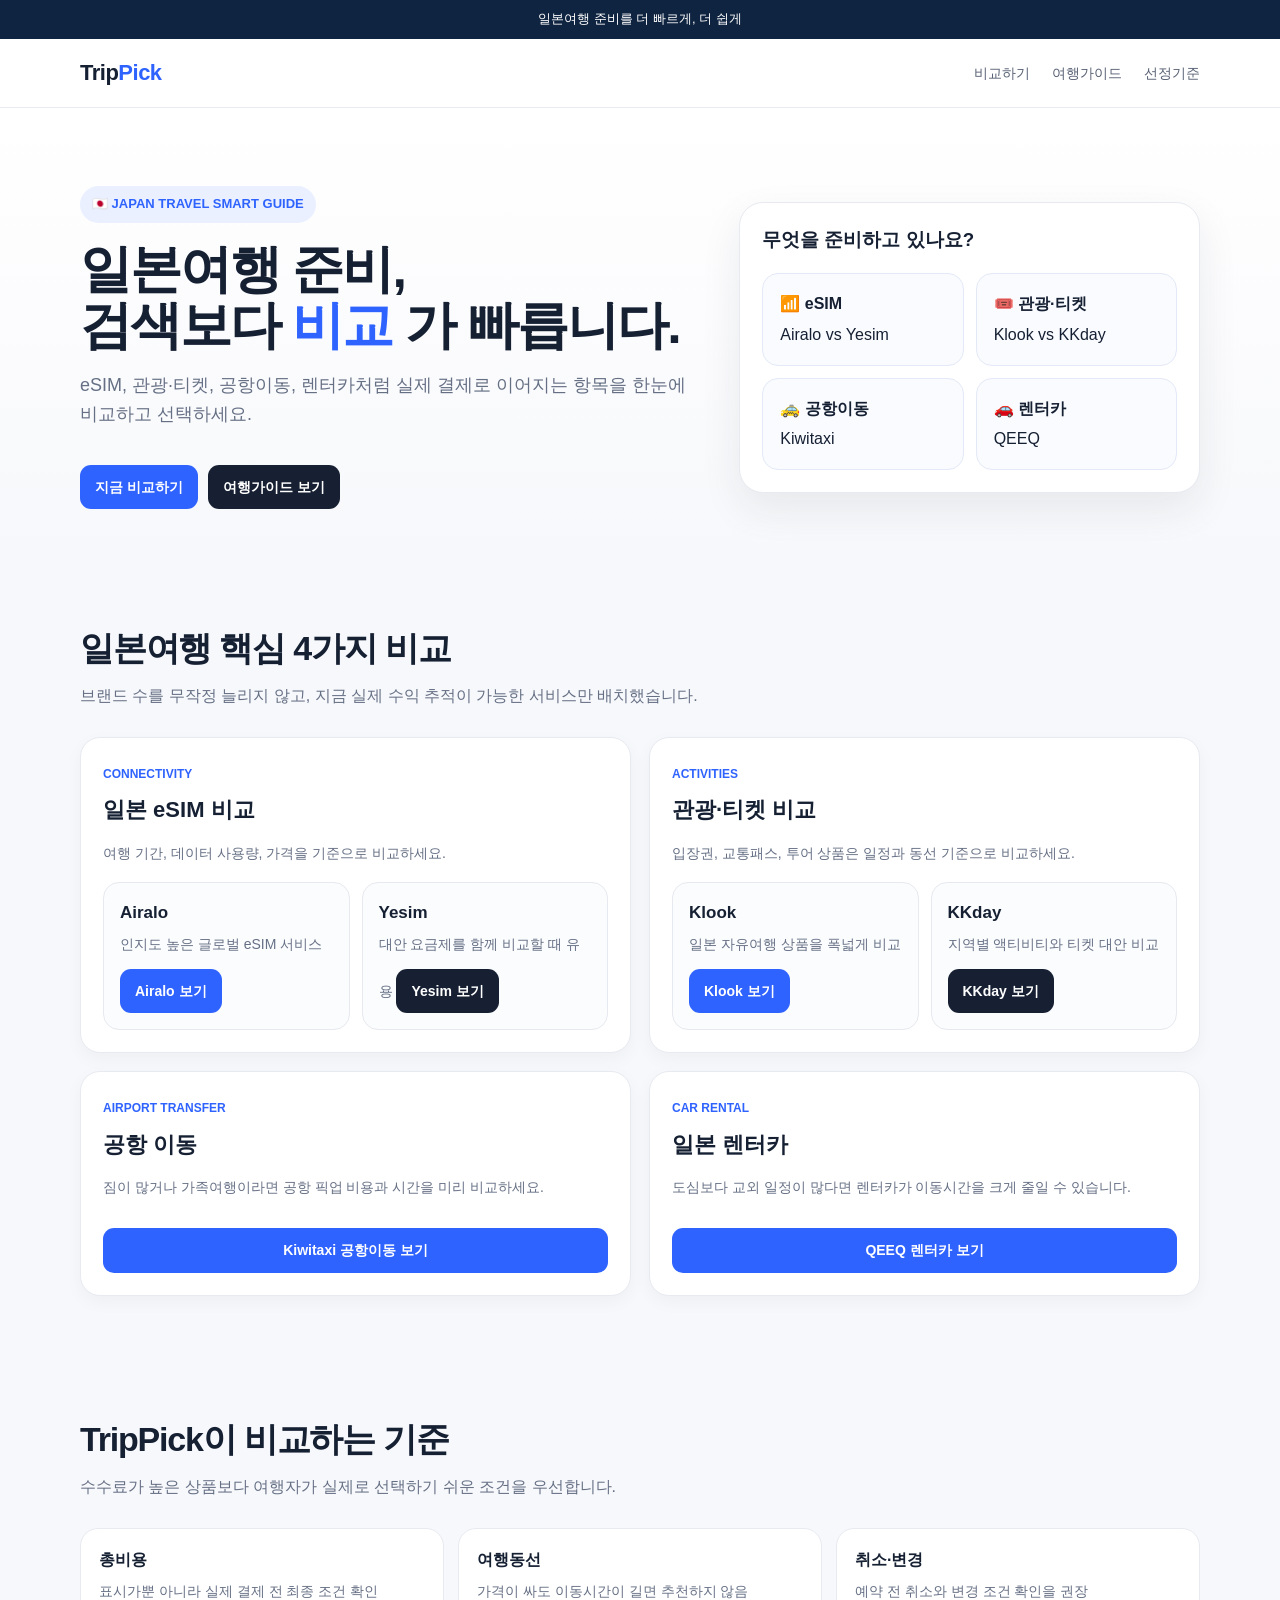
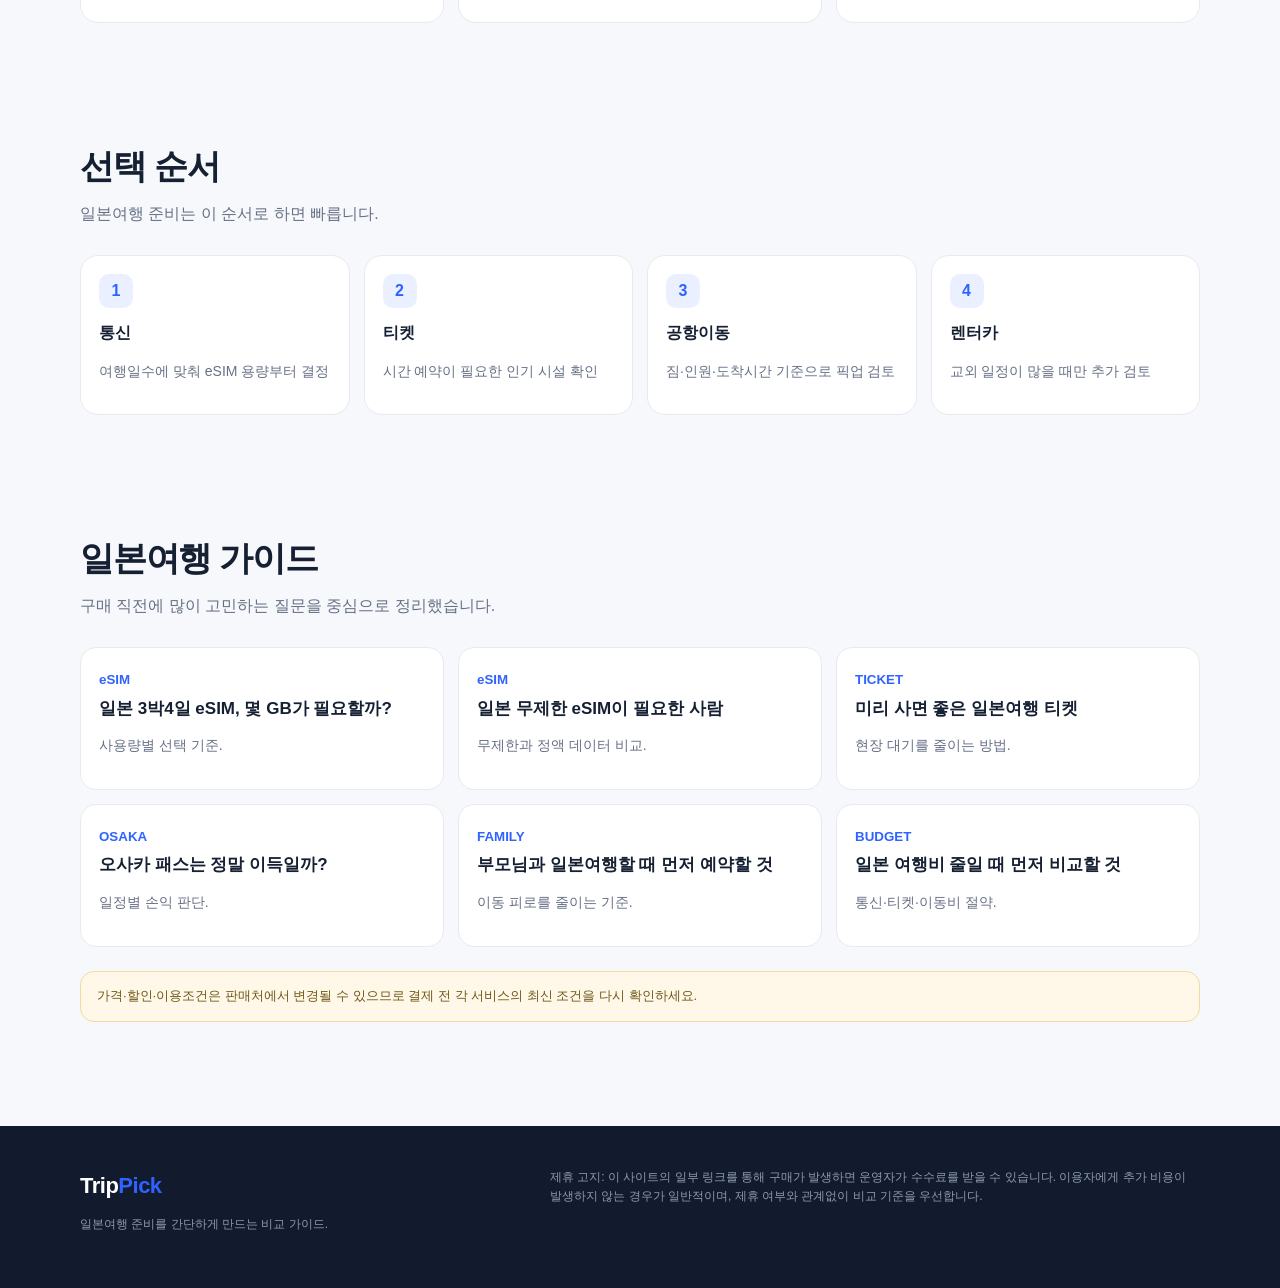
<file: index.html>
<!doctype html>
<html lang="ko">
<head>
  <meta charset="utf-8">
  <meta name="viewport" content="width=device-width, initial-scale=1">
  <title>TripPick | 일본여행 eSIM·티켓·공항이동·렌터카 비교</title>
  <meta name="description" content="일본여행 준비에 필요한 eSIM, 관광·티켓, 공항이동, 렌터카를 한 번에 비교하세요.">
  <meta name="theme-color" content="#17324d">

  <style>
    * {
      box-sizing: border-box;
    }

    html {
      scroll-behavior: smooth;
    }

    body {
      margin: 0;
      font-family: -apple-system, BlinkMacSystemFont, "Segoe UI", "Noto Sans KR", Arial, sans-serif;
      background: #f7f8fb;
      color: #162033;
      line-height: 1.6;
    }

    a {
      text-decoration: none;
      color: inherit;
    }

    .wrap {
      width: min(1120px, 92%);
      margin: 0 auto;
    }

    .top {
      background: #0f2440;
      color: #fff;
      text-align: center;
      padding: 9px 12px;
      font-size: 13px;
    }

    header {
      position: sticky;
      top: 0;
      z-index: 20;
      background: rgba(255,255,255,.94);
      backdrop-filter: blur(12px);
      border-bottom: 1px solid #e8ebf1;
    }

    nav {
      height: 68px;
      display: flex;
      align-items: center;
      justify-content: space-between;
    }

    .logo {
      font-weight: 900;
      font-size: 22px;
      letter-spacing: -.5px;
    }

    .logo span {
      color: #2f63ff;
    }

    .navlinks {
      display: flex;
      gap: 22px;
      font-size: 14px;
      color: #586174;
    }

    .hero {
      padding: 78px 0 54px;
      background: linear-gradient(180deg,#fff 0%,#f7f8fb 100%);
    }

    .hero-grid {
      display: grid;
      grid-template-columns: 1.15fr .85fr;
      gap: 36px;
      align-items: center;
    }

    .badge {
      display: inline-block;
      background: #eaf0ff;
      color: #2f63ff;
      padding: 8px 12px;
      border-radius: 999px;
      font-size: 13px;
      font-weight: 800;
    }

    h1 {
      font-size: 52px;
      line-height: 1.08;
      letter-spacing: -2px;
      margin: 18px 0;
    }

    .hero p {
      color: #667085;
      font-size: 18px;
      max-width: 680px;
    }

    .hero-card {
      background: #fff;
      border: 1px solid #e7eaf0;
      border-radius: 24px;
      padding: 22px;
      box-shadow: 0 16px 40px rgba(23,32,51,.08);
    }

    .quick-grid {
      display: grid;
      grid-template-columns: 1fr 1fr;
      gap: 12px;
    }

    .quick {
      border: 1px solid #e4e9f7;
      background: #f9fbff;
      border-radius: 16px;
      padding: 17px;
    }

    .quick b {
      display: block;
      margin-bottom: 5px;
    }

    .section {
      padding: 58px 0;
    }

    .section h2 {
      font-size: 34px;
      letter-spacing: -1.2px;
      margin: 0 0 8px;
    }

    .lead {
      color: #667085;
      margin: 0 0 28px;
    }

    .grid {
      display: grid;
      grid-template-columns: repeat(2,1fr);
      gap: 18px;
    }

    .card {
      background: #fff;
      border: 1px solid #e7eaf0;
      border-radius: 20px;
      padding: 22px;
      box-shadow: 0 6px 18px rgba(23,32,51,.04);
    }

    .card h3 {
      margin: 7px 0 7px;
      font-size: 22px;
    }

    .eyebrow {
      font-size: 12px;
      font-weight: 900;
      color: #2f63ff;
      text-transform: uppercase;
    }

    .muted {
      color: #667085;
      font-size: 14px;
    }

    .compare {
      display: grid;
      grid-template-columns: 1fr 1fr;
      gap: 12px;
      margin-top: 18px;
    }

    .option {
      border: 1px solid #e6e9ef;
      border-radius: 16px;
      padding: 16px;
      background: #fbfcfe;
    }

    .option strong {
      display: block;
      font-size: 17px;
      margin-bottom: 5px;
    }

    .btn {
      display: inline-flex;
      align-items: center;
      justify-content: center;
      padding: 11px 15px;
      border-radius: 11px;
      background: #2f63ff;
      color: #fff;
      font-weight: 800;
      font-size: 14px;
      margin-top: 12px;
    }

    .btn.alt {
      background: #172033;
    }

    .single {
      margin-top: 18px;
    }

    .single .btn {
      width: 100%;
    }

    .trust {
      display: grid;
      grid-template-columns: repeat(3,1fr);
      gap: 14px;
    }

    .trust .item {
      background: #fff;
      border: 1px solid #e7eaf0;
      border-radius: 18px;
      padding: 18px;
    }

    .item b {
      display: block;
      margin-bottom: 6px;
    }

    .steps {
      display: grid;
      grid-template-columns: repeat(4,1fr);
      gap: 14px;
    }

    .step {
      background: #fff;
      border: 1px solid #e7eaf0;
      border-radius: 18px;
      padding: 18px;
    }

    .num {
      width: 34px;
      height: 34px;
      border-radius: 10px;
      background: #eaf0ff;
      color: #2f63ff;
      font-weight: 900;
      display: flex;
      align-items: center;
      justify-content: center;
    }

    .step h4 {
      margin: 12px 0 5px;
    }

    .guide-grid {
      display: grid;
      grid-template-columns: repeat(3,1fr);
      gap: 14px;
    }

    .guide {
      background: #fff;
      border: 1px solid #e7eaf0;
      border-radius: 16px;
      padding: 18px;
    }

    .guide small {
      color: #2f63ff;
      font-weight: 800;
    }

    .guide h3 {
      font-size: 17px;
      line-height: 1.35;
      margin: 6px 0;
    }

    .notice {
      background: #fff8e8;
      border: 1px solid #f0dca2;
      border-radius: 14px;
      padding: 14px 16px;
      color: #6f5717;
      font-size: 13px;
    }

    footer {
      margin-top: 46px;
      background: #111b2d;
      color: #cfd6e3;
      padding: 42px 0;
    }

    .foot {
      display: flex;
      justify-content: space-between;
      gap: 30px;
    }

    .fine {
      font-size: 12px;
      color: #8e9aaf;
      max-width: 650px;
    }

    @media(max-width:840px) {
      .hero-grid,
      .grid,
      .trust,
      .steps,
      .guide-grid {
        grid-template-columns: 1fr;
      }

      .quick-grid,
      .compare {
        grid-template-columns: 1fr;
      }

      h1 {
        font-size: 39px;
      }

      .navlinks {
        display: none;
      }

      .hero {
        padding-top: 48px;
      }

      .foot {
        flex-direction: column;
      }
    }
  </style>
</head>

<body>

  <div class="top">
    일본여행 준비를 더 빠르게, 더 쉽게
  </div>

  <header>
    <div class="wrap">
      <nav>
        <a class="logo" href="./">
          Trip<span>Pick</span>
        </a>

        <div class="navlinks">
          <a href="#compare">비교하기</a>
          <a href="#guide">여행가이드</a>
          <a href="#how">선정기준</a>
        </div>
      </nav>
    </div>
  </header>

  <main>

    <section class="hero">

      <div class="wrap hero-grid">

        <div>

          <span class="badge">
            🇯🇵 JAPAN TRAVEL SMART GUIDE
          </span>

          <h1>
            일본여행 준비,<br>
            검색보다
            <span style="color:#2f63ff">
              비교
            </span>
            가 빠릅니다.
          </h1>

          <p>
            eSIM, 관광·티켓, 공항이동, 렌터카처럼
            실제 결제로 이어지는 항목을 한눈에 비교하고 선택하세요.
          </p>

          <div style="display:flex;gap:10px;margin-top:24px;flex-wrap:wrap">

            <a class="btn" href="#compare">
              지금 비교하기
            </a>

            <a class="btn alt" href="#guide">
              여행가이드 보기
            </a>

          </div>

        </div>

        <div class="hero-card">

          <h3 style="margin-top:0">
            무엇을 준비하고 있나요?
          </h3>

          <div class="quick-grid">

            <a class="quick" href="#esim">
              <b>📶 eSIM</b>
              <span>Airalo vs Yesim</span>
            </a>

            <a class="quick" href="#tickets">
              <b>🎟️ 관광·티켓</b>
              <span>Klook vs KKday</span>
            </a>

            <a class="quick" href="#transfer">
              <b>🚕 공항이동</b>
              <span>Kiwitaxi</span>
            </a>

            <a class="quick" href="#car">
              <b>🚗 렌터카</b>
              <span>QEEQ</span>
            </a>

          </div>

        </div>

      </div>

    </section>


    <section id="compare" class="section">

      <div class="wrap">

        <h2>
          일본여행 핵심 4가지 비교
        </h2>

        <p class="lead">
          브랜드 수를 무작정 늘리지 않고,
          지금 실제 수익 추적이 가능한 서비스만 배치했습니다.
        </p>


        <div class="grid">


          <article class="card" id="esim">

            <span class="eyebrow">
              Connectivity
            </span>

            <h3>
              일본 eSIM 비교
            </h3>

            <p class="muted">
              여행 기간, 데이터 사용량, 가격을 기준으로 비교하세요.
            </p>

            <div class="compare">


              <div class="option">

                <strong>
                  Airalo
                </strong>

                <span class="muted">
                  인지도 높은 글로벌 eSIM 서비스
                </span>

                <a
                  class="btn"
                  href="https://airalo.tpk.lu/R0sa2XZL"
                  target="_blank"
                  rel="sponsored nofollow noopener"
                >
                  Airalo 보기
                </a>

              </div>


              <div class="option">

                <strong>
                  Yesim
                </strong>

                <span class="muted">
                  대안 요금제를 함께 비교할 때 유용
                </span>

                <a
                  class="btn alt"
                  href="https://yesim.tpk.lu/QJ37LS36"
                  target="_blank"
                  rel="sponsored nofollow noopener"
                >
                  Yesim 보기
                </a>

              </div>


            </div>

          </article>



          <article class="card" id="tickets">

            <span class="eyebrow">
              Activities
            </span>

            <h3>
              관광·티켓 비교
            </h3>

            <p class="muted">
              입장권, 교통패스, 투어 상품은
              일정과 동선 기준으로 비교하세요.
            </p>

            <div class="compare">


              <div class="option">

                <strong>
                  Klook
                </strong>

                <span class="muted">
                  일본 자유여행 상품을 폭넓게 비교
                </span>

                <a
                  class="btn"
                  href="https://klook.tpk.lu/Ek5V25aC"
                  target="_blank"
                  rel="sponsored nofollow noopener"
                >
                  Klook 보기
                </a>

              </div>


              <div class="option">

                <strong>
                  KKday
                </strong>

                <span class="muted">
                  지역별 액티비티와 티켓 대안 비교
                </span>

                <a
                  class="btn alt"
                  href="https://kkday.tpk.lu/C8azkH3q"
                  target="_blank"
                  rel="sponsored nofollow noopener"
                >
                  KKday 보기
                </a>

              </div>


            </div>

          </article>



          <article class="card" id="transfer">

            <span class="eyebrow">
              Airport Transfer
            </span>

            <h3>
              공항 이동
            </h3>

            <p class="muted">
              짐이 많거나 가족여행이라면
              공항 픽업 비용과 시간을 미리 비교하세요.
            </p>

            <div class="single">

              <a
                class="btn"
                href="https://kiwitaxi.tpk.lu/a5SWgJRY"
                target="_blank"
                rel="sponsored nofollow noopener"
              >
                Kiwitaxi 공항이동 보기
              </a>

            </div>

          </article>



          <article class="card" id="car">

            <span class="eyebrow">
              Car Rental
            </span>

            <h3>
              일본 렌터카
            </h3>

            <p class="muted">
              도심보다 교외 일정이 많다면
              렌터카가 이동시간을 크게 줄일 수 있습니다.
            </p>

            <div class="single">

              <a
                class="btn"
                href="https://qeeq.tpk.lu/g1bnffAH"
                target="_blank"
                rel="sponsored nofollow noopener"
              >
                QEEQ 렌터카 보기
              </a>

            </div>

          </article>


        </div>

      </div>

    </section>



    <section class="section">

      <div class="wrap">

        <h2>
          TripPick이 비교하는 기준
        </h2>

        <p class="lead">
          수수료가 높은 상품보다
          여행자가 실제로 선택하기 쉬운 조건을 우선합니다.
        </p>

        <div class="trust">

          <div class="item">

            <b>
              총비용
            </b>

            <span class="muted">
              표시가뿐 아니라 실제 결제 전
              최종 조건 확인
            </span>

          </div>


          <div class="item">

            <b>
              여행동선
            </b>

            <span class="muted">
              가격이 싸도 이동시간이 길면
              추천하지 않음
            </span>

          </div>


          <div class="item">

            <b>
              취소·변경
            </b>

            <span class="muted">
              예약 전 취소와 변경 조건
              확인을 권장
            </span>

          </div>

        </div>

      </div>

    </section>



    <section id="how" class="section">

      <div class="wrap">

        <h2>
          선택 순서
        </h2>

        <p class="lead">
          일본여행 준비는 이 순서로 하면 빠릅니다.
        </p>


        <div class="steps">


          <div class="step">

            <div class="num">
              1
            </div>

            <h4>
              통신
            </h4>

            <p class="muted">
              여행일수에 맞춰
              eSIM 용량부터 결정
            </p>

          </div>


          <div class="step">

            <div class="num">
              2
            </div>

            <h4>
              티켓
            </h4>

            <p class="muted">
              시간 예약이 필요한
              인기 시설 확인
            </p>

          </div>


          <div class="step">

            <div class="num">
              3
            </div>

            <h4>
              공항이동
            </h4>

            <p class="muted">
              짐·인원·도착시간 기준으로
              픽업 검토
            </p>

          </div>


          <div class="step">

            <div class="num">
              4
            </div>

            <h4>
              렌터카
            </h4>

            <p class="muted">
              교외 일정이 많을 때만
              추가 검토
            </p>

          </div>


        </div>

      </div>

    </section>



    <section id="guide" class="section">

      <div class="wrap">

        <h2>
          일본여행 가이드
        </h2>

        <p class="lead">
          구매 직전에 많이 고민하는 질문을 중심으로 정리했습니다.
        </p>


        <div class="guide-grid">


          <a
            class="guide"
            href="guides/japan-esim-3days.html"
          >

            <small>
              eSIM
            </small>

            <h3>
              일본 3박4일 eSIM,
              몇 GB가 필요할까?
            </h3>

            <p class="muted">
              사용량별 선택 기준.
            </p>

          </a>



          <a
            class="guide"
            href="guides/japan-esim-unlimited.html"
          >

            <small>
              eSIM
            </small>

            <h3>
              일본 무제한 eSIM이
              필요한 사람
            </h3>

            <p class="muted">
              무제한과 정액 데이터 비교.
            </p>

          </a>



          <a
            class="guide"
            href="guides/japan-ticket-before-trip.html"
          >

            <small>
              TICKET
            </small>

            <h3>
              미리 사면 좋은
              일본여행 티켓
            </h3>

            <p class="muted">
              현장 대기를 줄이는 방법.
            </p>

          </a>



          <a
            class="guide"
            href="guides/osaka-pass.html"
          >

            <small>
              OSAKA
            </small>

            <h3>
              오사카 패스는
              정말 이득일까?
            </h3>

            <p class="muted">
              일정별 손익 판단.
            </p>

          </a>



          <a
            class="guide"
            href="guides/japan-family-trip.html"
          >

            <small>
              FAMILY
            </small>

            <h3>
              부모님과 일본여행할 때
              먼저 예약할 것
            </h3>

            <p class="muted">
              이동 피로를 줄이는 기준.
            </p>

          </a>



          <a
            class="guide"
            href="guides/japan-trip-budget.html"
          >

            <small>
              BUDGET
            </small>

            <h3>
              일본 여행비 줄일 때
              먼저 비교할 것
            </h3>

            <p class="muted">
              통신·티켓·이동비 절약.
            </p>

          </a>


        </div>


        <div
          class="notice"
          style="margin-top:24px"
        >

          가격·할인·이용조건은 판매처에서 변경될 수 있으므로
          결제 전 각 서비스의 최신 조건을 다시 확인하세요.

        </div>

      </div>

    </section>

  </main>



  <footer>

    <div class="wrap foot">

      <div>

        <div
          class="logo"
          style="color:#fff"
        >
          Trip<span>Pick</span>
        </div>

        <p class="fine">
          일본여행 준비를 간단하게 만드는 비교 가이드.
        </p>

      </div>


      <div class="fine">

        제휴 고지:
        이 사이트의 일부 링크를 통해 구매가 발생하면
        운영자가 수수료를 받을 수 있습니다.

        이용자에게 추가 비용이 발생하지 않는 경우가 일반적이며,
        제휴 여부와 관계없이 비교 기준을 우선합니다.

      </div>

    </div>

  </footer>

</body>
</html>
</file>
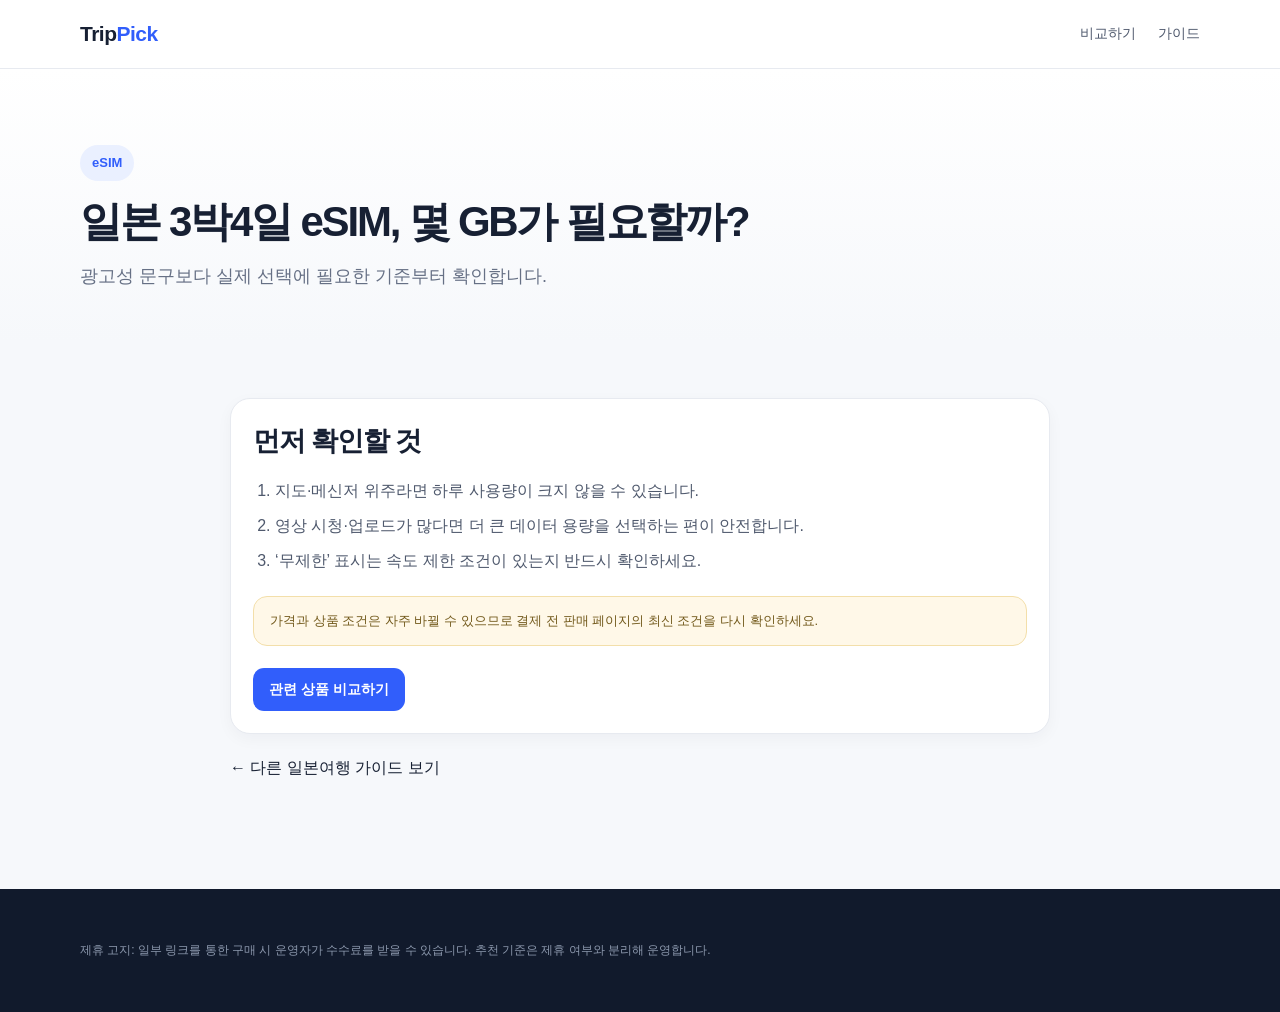
<file: guides/japan-esim-3days.html>
<!doctype html><html lang="ko"><head>
<meta charset="utf-8"><meta name="viewport" content="width=device-width,initial-scale=1">
<title>일본 3박4일 eSIM, 몇 GB가 필요할까? | TripPick</title>
<meta name="description" content="일본 3박4일 eSIM, 몇 GB가 필요할까? 선택 기준과 체크리스트를 간단하게 정리했습니다.">
<link rel="stylesheet" href="../assets/style.css"><script src="../config.js"></script>
</head><body>
<header><div class="container nav"><a href="../index.html" class="logo">Trip<span>Pick</span></a><nav class="navlinks"><a href="../index.html#compare">비교하기</a><a href="../index.html#guide">가이드</a></nav></div></header>
<main><section class="hero" style="padding-bottom:34px"><div class="container"><span class="badge">eSIM</span><h1 style="font-size:42px;max-width:850px">일본 3박4일 eSIM, 몇 GB가 필요할까?</h1><p>광고성 문구보다 실제 선택에 필요한 기준부터 확인합니다.</p></div></section>
<section class="section"><div class="container" style="max-width:820px">
<div class="card">
<h2 style="font-size:27px">먼저 확인할 것</h2>
<ol style="padding-left:22px;color:#4f596d"><li style='margin:10px 0'>지도·메신저 위주라면 하루 사용량이 크지 않을 수 있습니다.</li><li style='margin:10px 0'>영상 시청·업로드가 많다면 더 큰 데이터 용량을 선택하는 편이 안전합니다.</li><li style='margin:10px 0'>‘무제한’ 표시는 속도 제한 조건이 있는지 반드시 확인하세요.</li></ol>
<div class="notice" style="margin-top:22px">가격과 상품 조건은 자주 바뀔 수 있으므로 결제 전 판매 페이지의 최신 조건을 다시 확인하세요.</div>
<div style="margin-top:22px"><a data-affiliate="airalo" data-placement="guide_japan-esim-3days" class="btn" href="#">관련 상품 비교하기</a></div>
</div>
<div style="margin-top:22px"><a href="../index.html#guide">← 다른 일본여행 가이드 보기</a></div>
</div></section></main>
<footer><div class="container"><p class="disclosure">제휴 고지: 일부 링크를 통한 구매 시 운영자가 수수료를 받을 수 있습니다. 추천 기준은 제휴 여부와 분리해 운영합니다.</p></div></footer>
<script src="../assets/app.js"></script></body></html>
</file>
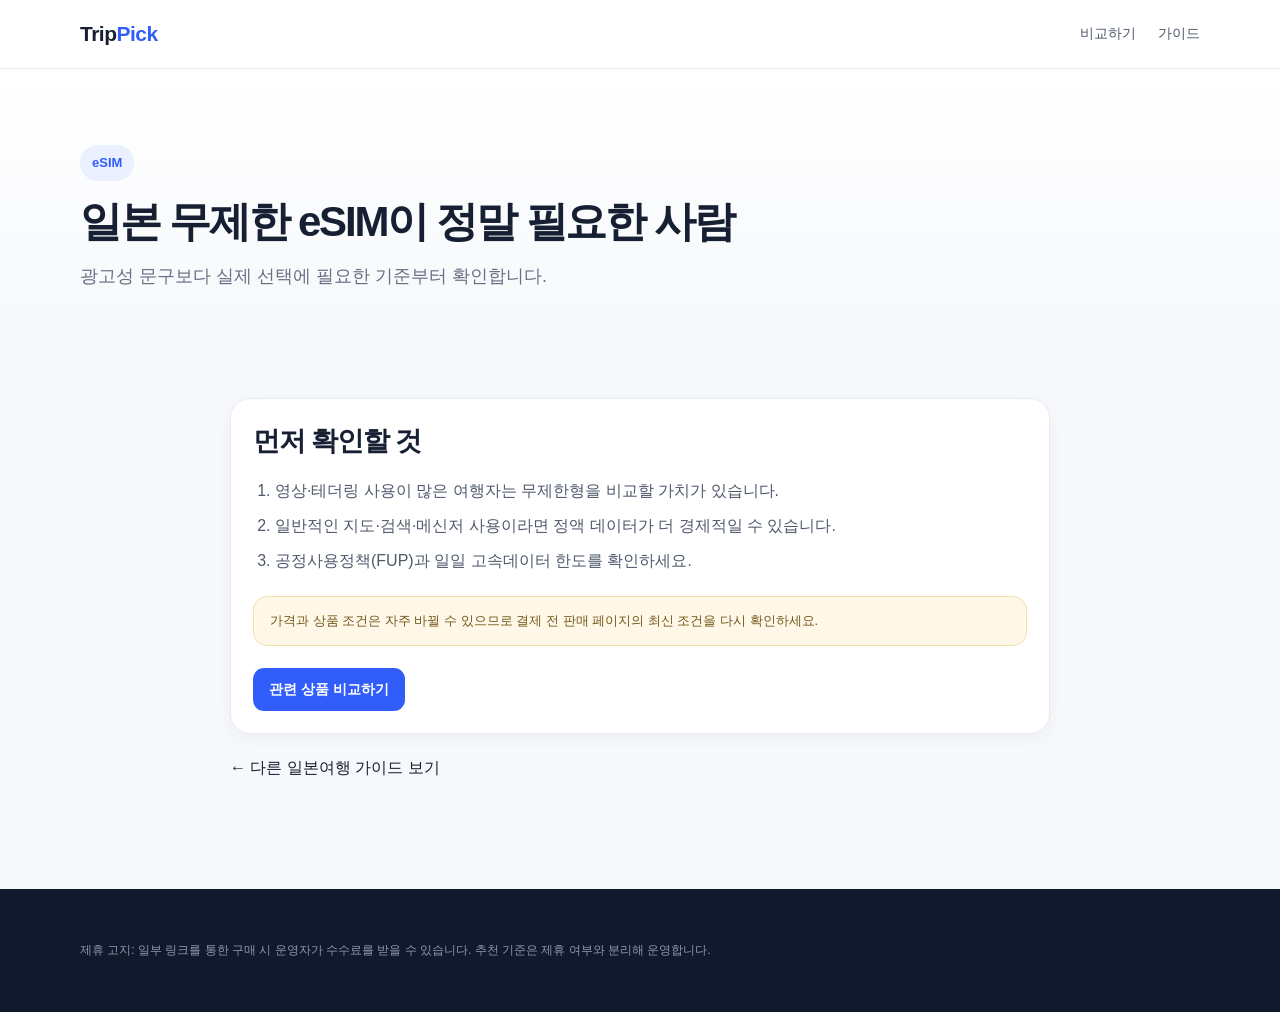
<file: guides/japan-esim-unlimited.html>
<!doctype html><html lang="ko"><head>
<meta charset="utf-8"><meta name="viewport" content="width=device-width,initial-scale=1">
<title>일본 무제한 eSIM이 정말 필요한 사람 | TripPick</title>
<meta name="description" content="일본 무제한 eSIM이 정말 필요한 사람 선택 기준과 체크리스트를 간단하게 정리했습니다.">
<link rel="stylesheet" href="../assets/style.css"><script src="../config.js"></script>
</head><body>
<header><div class="container nav"><a href="../index.html" class="logo">Trip<span>Pick</span></a><nav class="navlinks"><a href="../index.html#compare">비교하기</a><a href="../index.html#guide">가이드</a></nav></div></header>
<main><section class="hero" style="padding-bottom:34px"><div class="container"><span class="badge">eSIM</span><h1 style="font-size:42px;max-width:850px">일본 무제한 eSIM이 정말 필요한 사람</h1><p>광고성 문구보다 실제 선택에 필요한 기준부터 확인합니다.</p></div></section>
<section class="section"><div class="container" style="max-width:820px">
<div class="card">
<h2 style="font-size:27px">먼저 확인할 것</h2>
<ol style="padding-left:22px;color:#4f596d"><li style='margin:10px 0'>영상·테더링 사용이 많은 여행자는 무제한형을 비교할 가치가 있습니다.</li><li style='margin:10px 0'>일반적인 지도·검색·메신저 사용이라면 정액 데이터가 더 경제적일 수 있습니다.</li><li style='margin:10px 0'>공정사용정책(FUP)과 일일 고속데이터 한도를 확인하세요.</li></ol>
<div class="notice" style="margin-top:22px">가격과 상품 조건은 자주 바뀔 수 있으므로 결제 전 판매 페이지의 최신 조건을 다시 확인하세요.</div>
<div style="margin-top:22px"><a data-affiliate="airalo" data-placement="guide_japan-esim-unlimited" class="btn" href="#">관련 상품 비교하기</a></div>
</div>
<div style="margin-top:22px"><a href="../index.html#guide">← 다른 일본여행 가이드 보기</a></div>
</div></section></main>
<footer><div class="container"><p class="disclosure">제휴 고지: 일부 링크를 통한 구매 시 운영자가 수수료를 받을 수 있습니다. 추천 기준은 제휴 여부와 분리해 운영합니다.</p></div></footer>
<script src="../assets/app.js"></script></body></html>
</file>
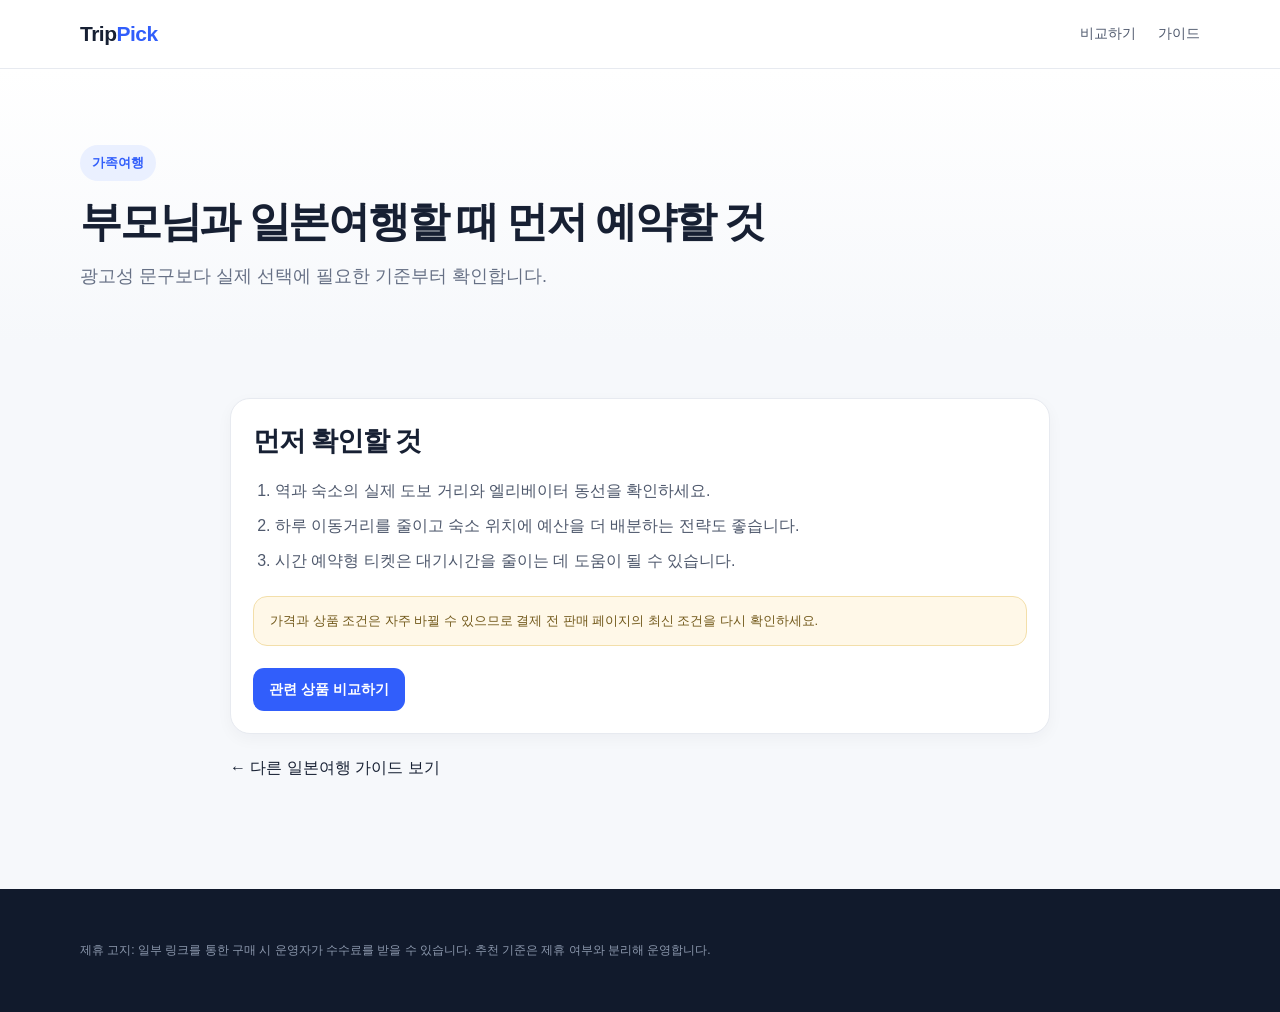
<file: guides/japan-family-trip.html>
<!doctype html><html lang="ko"><head>
<meta charset="utf-8"><meta name="viewport" content="width=device-width,initial-scale=1">
<title>부모님과 일본여행할 때 먼저 예약할 것 | TripPick</title>
<meta name="description" content="부모님과 일본여행할 때 먼저 예약할 것 선택 기준과 체크리스트를 간단하게 정리했습니다.">
<link rel="stylesheet" href="../assets/style.css"><script src="../config.js"></script>
</head><body>
<header><div class="container nav"><a href="../index.html" class="logo">Trip<span>Pick</span></a><nav class="navlinks"><a href="../index.html#compare">비교하기</a><a href="../index.html#guide">가이드</a></nav></div></header>
<main><section class="hero" style="padding-bottom:34px"><div class="container"><span class="badge">가족여행</span><h1 style="font-size:42px;max-width:850px">부모님과 일본여행할 때 먼저 예약할 것</h1><p>광고성 문구보다 실제 선택에 필요한 기준부터 확인합니다.</p></div></section>
<section class="section"><div class="container" style="max-width:820px">
<div class="card">
<h2 style="font-size:27px">먼저 확인할 것</h2>
<ol style="padding-left:22px;color:#4f596d"><li style='margin:10px 0'>역과 숙소의 실제 도보 거리와 엘리베이터 동선을 확인하세요.</li><li style='margin:10px 0'>하루 이동거리를 줄이고 숙소 위치에 예산을 더 배분하는 전략도 좋습니다.</li><li style='margin:10px 0'>시간 예약형 티켓은 대기시간을 줄이는 데 도움이 될 수 있습니다.</li></ol>
<div class="notice" style="margin-top:22px">가격과 상품 조건은 자주 바뀔 수 있으므로 결제 전 판매 페이지의 최신 조건을 다시 확인하세요.</div>
<div style="margin-top:22px"><a data-affiliate="hotel" data-placement="guide_japan-family-trip" class="btn" href="#">관련 상품 비교하기</a></div>
</div>
<div style="margin-top:22px"><a href="../index.html#guide">← 다른 일본여행 가이드 보기</a></div>
</div></section></main>
<footer><div class="container"><p class="disclosure">제휴 고지: 일부 링크를 통한 구매 시 운영자가 수수료를 받을 수 있습니다. 추천 기준은 제휴 여부와 분리해 운영합니다.</p></div></footer>
<script src="../assets/app.js"></script></body></html>
</file>
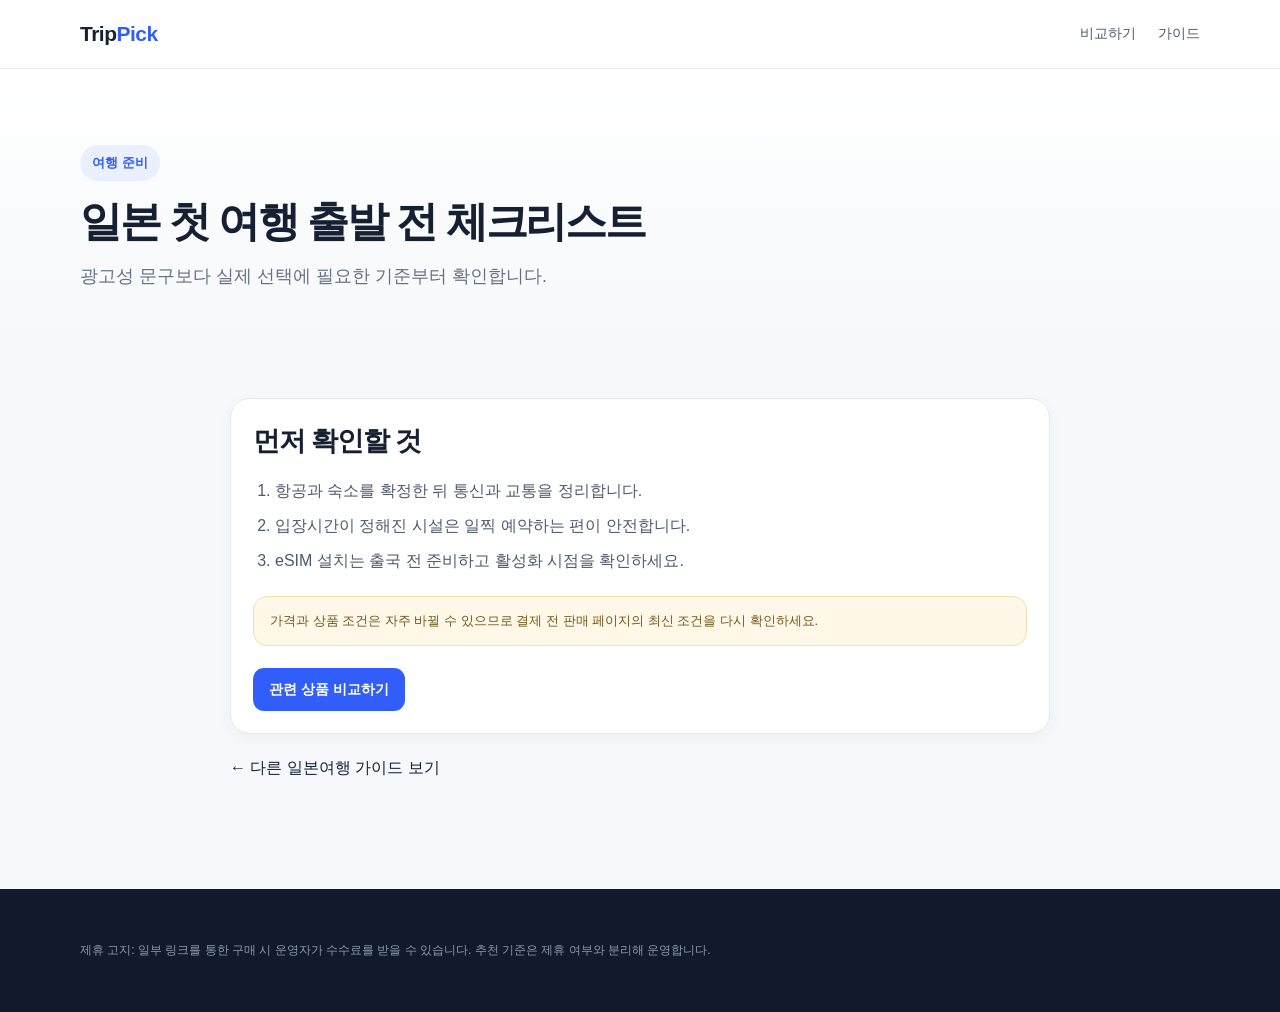
<file: guides/japan-first-trip-checklist.html>
<!doctype html><html lang="ko"><head>
<meta charset="utf-8"><meta name="viewport" content="width=device-width,initial-scale=1">
<title>일본 첫 여행 출발 전 체크리스트 | TripPick</title>
<meta name="description" content="일본 첫 여행 출발 전 체크리스트 선택 기준과 체크리스트를 간단하게 정리했습니다.">
<link rel="stylesheet" href="../assets/style.css"><script src="../config.js"></script>
</head><body>
<header><div class="container nav"><a href="../index.html" class="logo">Trip<span>Pick</span></a><nav class="navlinks"><a href="../index.html#compare">비교하기</a><a href="../index.html#guide">가이드</a></nav></div></header>
<main><section class="hero" style="padding-bottom:34px"><div class="container"><span class="badge">여행 준비</span><h1 style="font-size:42px;max-width:850px">일본 첫 여행 출발 전 체크리스트</h1><p>광고성 문구보다 실제 선택에 필요한 기준부터 확인합니다.</p></div></section>
<section class="section"><div class="container" style="max-width:820px">
<div class="card">
<h2 style="font-size:27px">먼저 확인할 것</h2>
<ol style="padding-left:22px;color:#4f596d"><li style='margin:10px 0'>항공과 숙소를 확정한 뒤 통신과 교통을 정리합니다.</li><li style='margin:10px 0'>입장시간이 정해진 시설은 일찍 예약하는 편이 안전합니다.</li><li style='margin:10px 0'>eSIM 설치는 출국 전 준비하고 활성화 시점을 확인하세요.</li></ol>
<div class="notice" style="margin-top:22px">가격과 상품 조건은 자주 바뀔 수 있으므로 결제 전 판매 페이지의 최신 조건을 다시 확인하세요.</div>
<div style="margin-top:22px"><a data-affiliate="airalo" data-placement="guide_japan-first-trip-checklist" class="btn" href="#">관련 상품 비교하기</a></div>
</div>
<div style="margin-top:22px"><a href="../index.html#guide">← 다른 일본여행 가이드 보기</a></div>
</div></section></main>
<footer><div class="container"><p class="disclosure">제휴 고지: 일부 링크를 통한 구매 시 운영자가 수수료를 받을 수 있습니다. 추천 기준은 제휴 여부와 분리해 운영합니다.</p></div></footer>
<script src="../assets/app.js"></script></body></html>
</file>
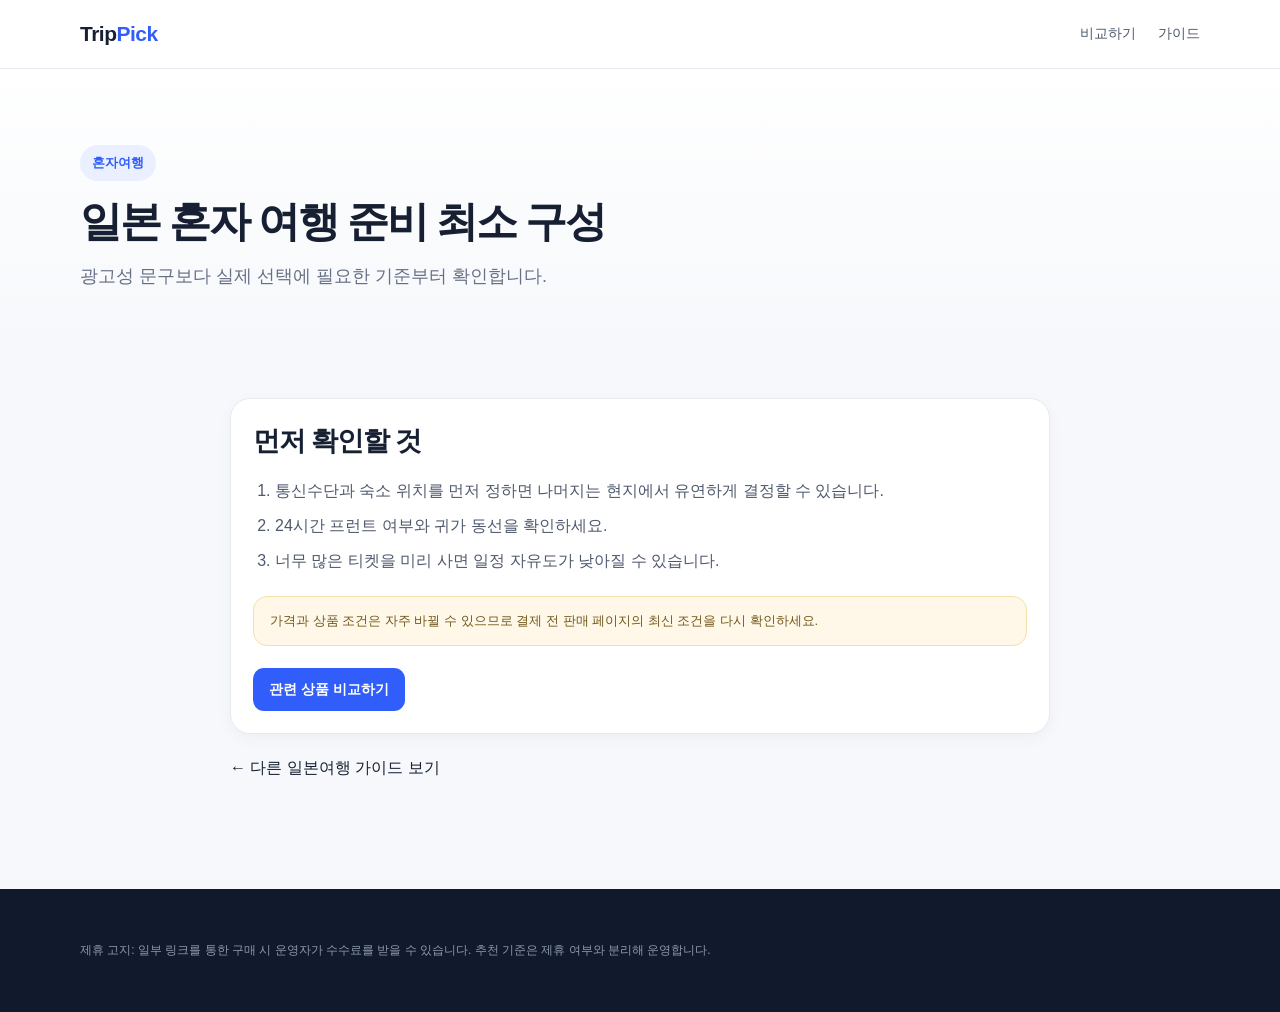
<file: guides/japan-solo-trip.html>
<!doctype html><html lang="ko"><head>
<meta charset="utf-8"><meta name="viewport" content="width=device-width,initial-scale=1">
<title>일본 혼자 여행 준비 최소 구성 | TripPick</title>
<meta name="description" content="일본 혼자 여행 준비 최소 구성 선택 기준과 체크리스트를 간단하게 정리했습니다.">
<link rel="stylesheet" href="../assets/style.css"><script src="../config.js"></script>
</head><body>
<header><div class="container nav"><a href="../index.html" class="logo">Trip<span>Pick</span></a><nav class="navlinks"><a href="../index.html#compare">비교하기</a><a href="../index.html#guide">가이드</a></nav></div></header>
<main><section class="hero" style="padding-bottom:34px"><div class="container"><span class="badge">혼자여행</span><h1 style="font-size:42px;max-width:850px">일본 혼자 여행 준비 최소 구성</h1><p>광고성 문구보다 실제 선택에 필요한 기준부터 확인합니다.</p></div></section>
<section class="section"><div class="container" style="max-width:820px">
<div class="card">
<h2 style="font-size:27px">먼저 확인할 것</h2>
<ol style="padding-left:22px;color:#4f596d"><li style='margin:10px 0'>통신수단과 숙소 위치를 먼저 정하면 나머지는 현지에서 유연하게 결정할 수 있습니다.</li><li style='margin:10px 0'>24시간 프런트 여부와 귀가 동선을 확인하세요.</li><li style='margin:10px 0'>너무 많은 티켓을 미리 사면 일정 자유도가 낮아질 수 있습니다.</li></ol>
<div class="notice" style="margin-top:22px">가격과 상품 조건은 자주 바뀔 수 있으므로 결제 전 판매 페이지의 최신 조건을 다시 확인하세요.</div>
<div style="margin-top:22px"><a data-affiliate="airalo" data-placement="guide_japan-solo-trip" class="btn" href="#">관련 상품 비교하기</a></div>
</div>
<div style="margin-top:22px"><a href="../index.html#guide">← 다른 일본여행 가이드 보기</a></div>
</div></section></main>
<footer><div class="container"><p class="disclosure">제휴 고지: 일부 링크를 통한 구매 시 운영자가 수수료를 받을 수 있습니다. 추천 기준은 제휴 여부와 분리해 운영합니다.</p></div></footer>
<script src="../assets/app.js"></script></body></html>
</file>
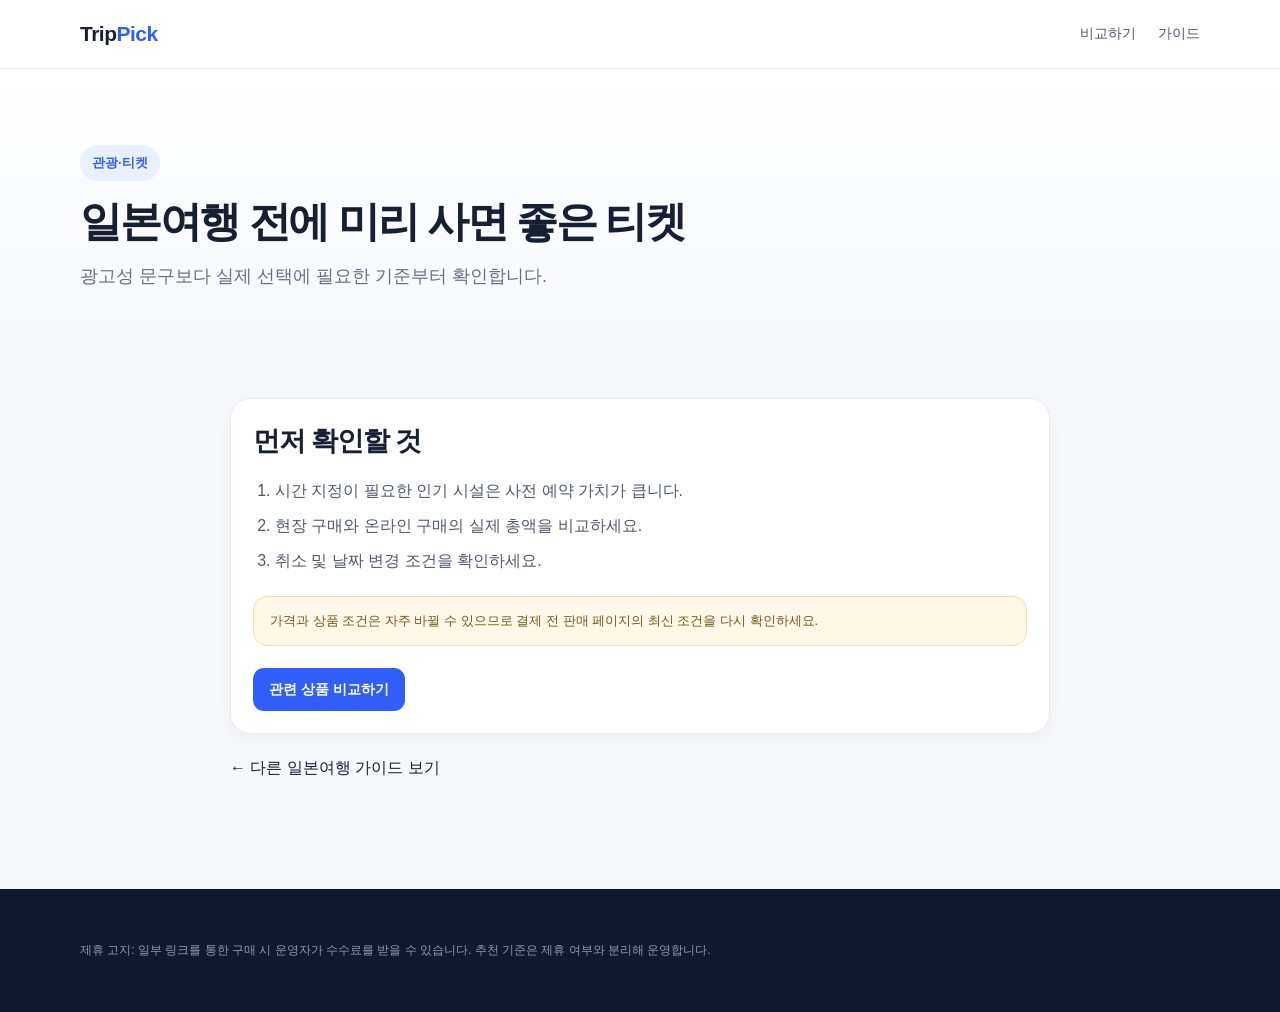
<file: guides/japan-ticket-before-trip.html>
<!doctype html><html lang="ko"><head>
<meta charset="utf-8"><meta name="viewport" content="width=device-width,initial-scale=1">
<title>일본여행 전에 미리 사면 좋은 티켓 | TripPick</title>
<meta name="description" content="일본여행 전에 미리 사면 좋은 티켓 선택 기준과 체크리스트를 간단하게 정리했습니다.">
<link rel="stylesheet" href="../assets/style.css"><script src="../config.js"></script>
</head><body>
<header><div class="container nav"><a href="../index.html" class="logo">Trip<span>Pick</span></a><nav class="navlinks"><a href="../index.html#compare">비교하기</a><a href="../index.html#guide">가이드</a></nav></div></header>
<main><section class="hero" style="padding-bottom:34px"><div class="container"><span class="badge">관광·티켓</span><h1 style="font-size:42px;max-width:850px">일본여행 전에 미리 사면 좋은 티켓</h1><p>광고성 문구보다 실제 선택에 필요한 기준부터 확인합니다.</p></div></section>
<section class="section"><div class="container" style="max-width:820px">
<div class="card">
<h2 style="font-size:27px">먼저 확인할 것</h2>
<ol style="padding-left:22px;color:#4f596d"><li style='margin:10px 0'>시간 지정이 필요한 인기 시설은 사전 예약 가치가 큽니다.</li><li style='margin:10px 0'>현장 구매와 온라인 구매의 실제 총액을 비교하세요.</li><li style='margin:10px 0'>취소 및 날짜 변경 조건을 확인하세요.</li></ol>
<div class="notice" style="margin-top:22px">가격과 상품 조건은 자주 바뀔 수 있으므로 결제 전 판매 페이지의 최신 조건을 다시 확인하세요.</div>
<div style="margin-top:22px"><a data-affiliate="activities" data-placement="guide_japan-ticket-before-trip" class="btn" href="#">관련 상품 비교하기</a></div>
</div>
<div style="margin-top:22px"><a href="../index.html#guide">← 다른 일본여행 가이드 보기</a></div>
</div></section></main>
<footer><div class="container"><p class="disclosure">제휴 고지: 일부 링크를 통한 구매 시 운영자가 수수료를 받을 수 있습니다. 추천 기준은 제휴 여부와 분리해 운영합니다.</p></div></footer>
<script src="../assets/app.js"></script></body></html>
</file>
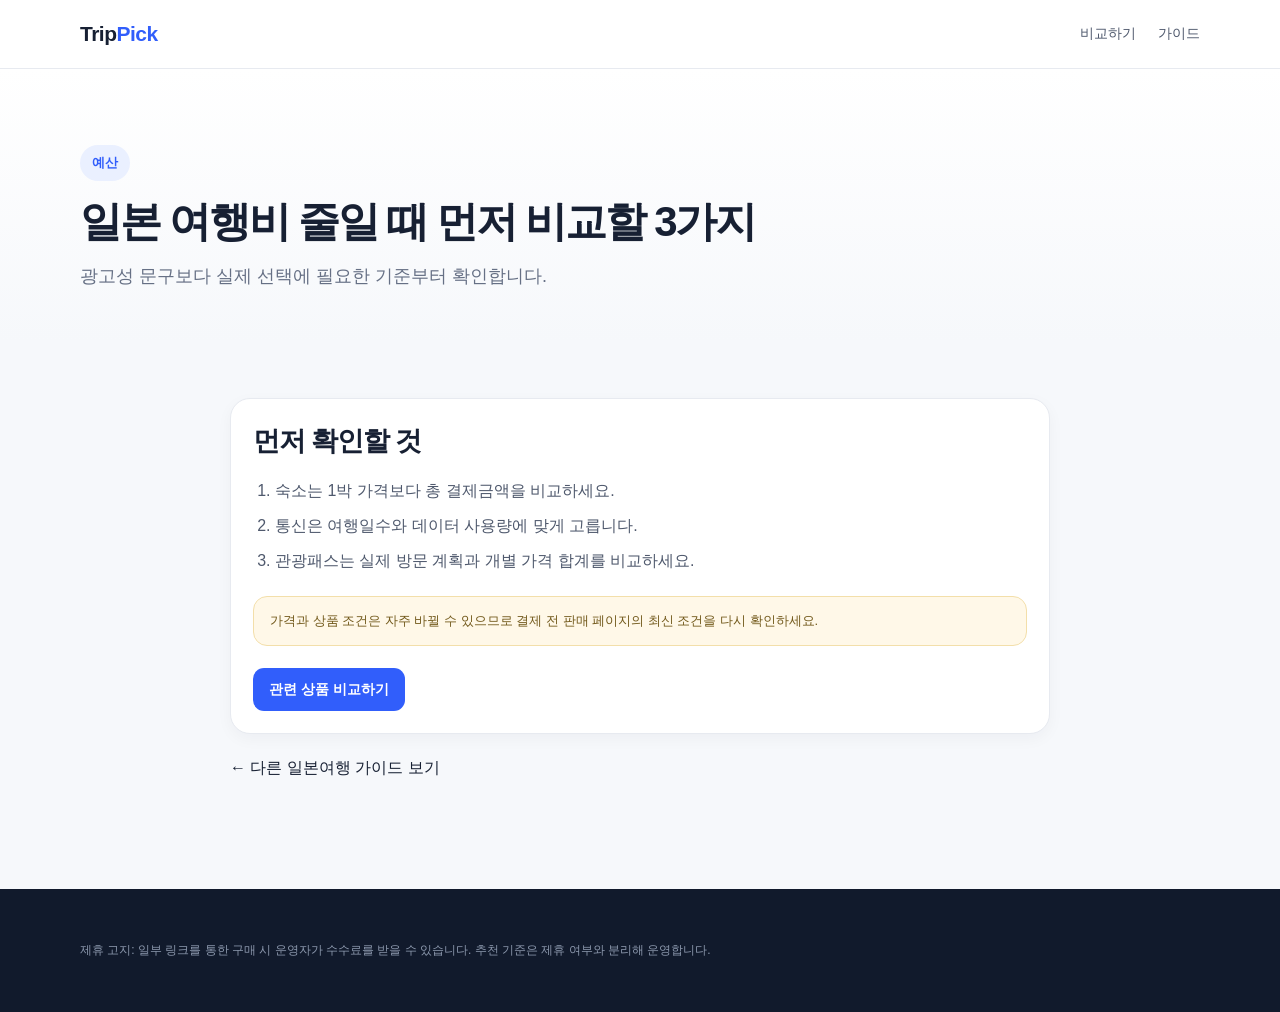
<file: guides/japan-trip-budget.html>
<!doctype html><html lang="ko"><head>
<meta charset="utf-8"><meta name="viewport" content="width=device-width,initial-scale=1">
<title>일본 여행비 줄일 때 먼저 비교할 3가지 | TripPick</title>
<meta name="description" content="일본 여행비 줄일 때 먼저 비교할 3가지 선택 기준과 체크리스트를 간단하게 정리했습니다.">
<link rel="stylesheet" href="../assets/style.css"><script src="../config.js"></script>
</head><body>
<header><div class="container nav"><a href="../index.html" class="logo">Trip<span>Pick</span></a><nav class="navlinks"><a href="../index.html#compare">비교하기</a><a href="../index.html#guide">가이드</a></nav></div></header>
<main><section class="hero" style="padding-bottom:34px"><div class="container"><span class="badge">예산</span><h1 style="font-size:42px;max-width:850px">일본 여행비 줄일 때 먼저 비교할 3가지</h1><p>광고성 문구보다 실제 선택에 필요한 기준부터 확인합니다.</p></div></section>
<section class="section"><div class="container" style="max-width:820px">
<div class="card">
<h2 style="font-size:27px">먼저 확인할 것</h2>
<ol style="padding-left:22px;color:#4f596d"><li style='margin:10px 0'>숙소는 1박 가격보다 총 결제금액을 비교하세요.</li><li style='margin:10px 0'>통신은 여행일수와 데이터 사용량에 맞게 고릅니다.</li><li style='margin:10px 0'>관광패스는 실제 방문 계획과 개별 가격 합계를 비교하세요.</li></ol>
<div class="notice" style="margin-top:22px">가격과 상품 조건은 자주 바뀔 수 있으므로 결제 전 판매 페이지의 최신 조건을 다시 확인하세요.</div>
<div style="margin-top:22px"><a data-affiliate="hotel" data-placement="guide_japan-trip-budget" class="btn" href="#">관련 상품 비교하기</a></div>
</div>
<div style="margin-top:22px"><a href="../index.html#guide">← 다른 일본여행 가이드 보기</a></div>
</div></section></main>
<footer><div class="container"><p class="disclosure">제휴 고지: 일부 링크를 통한 구매 시 운영자가 수수료를 받을 수 있습니다. 추천 기준은 제휴 여부와 분리해 운영합니다.</p></div></footer>
<script src="../assets/app.js"></script></body></html>
</file>
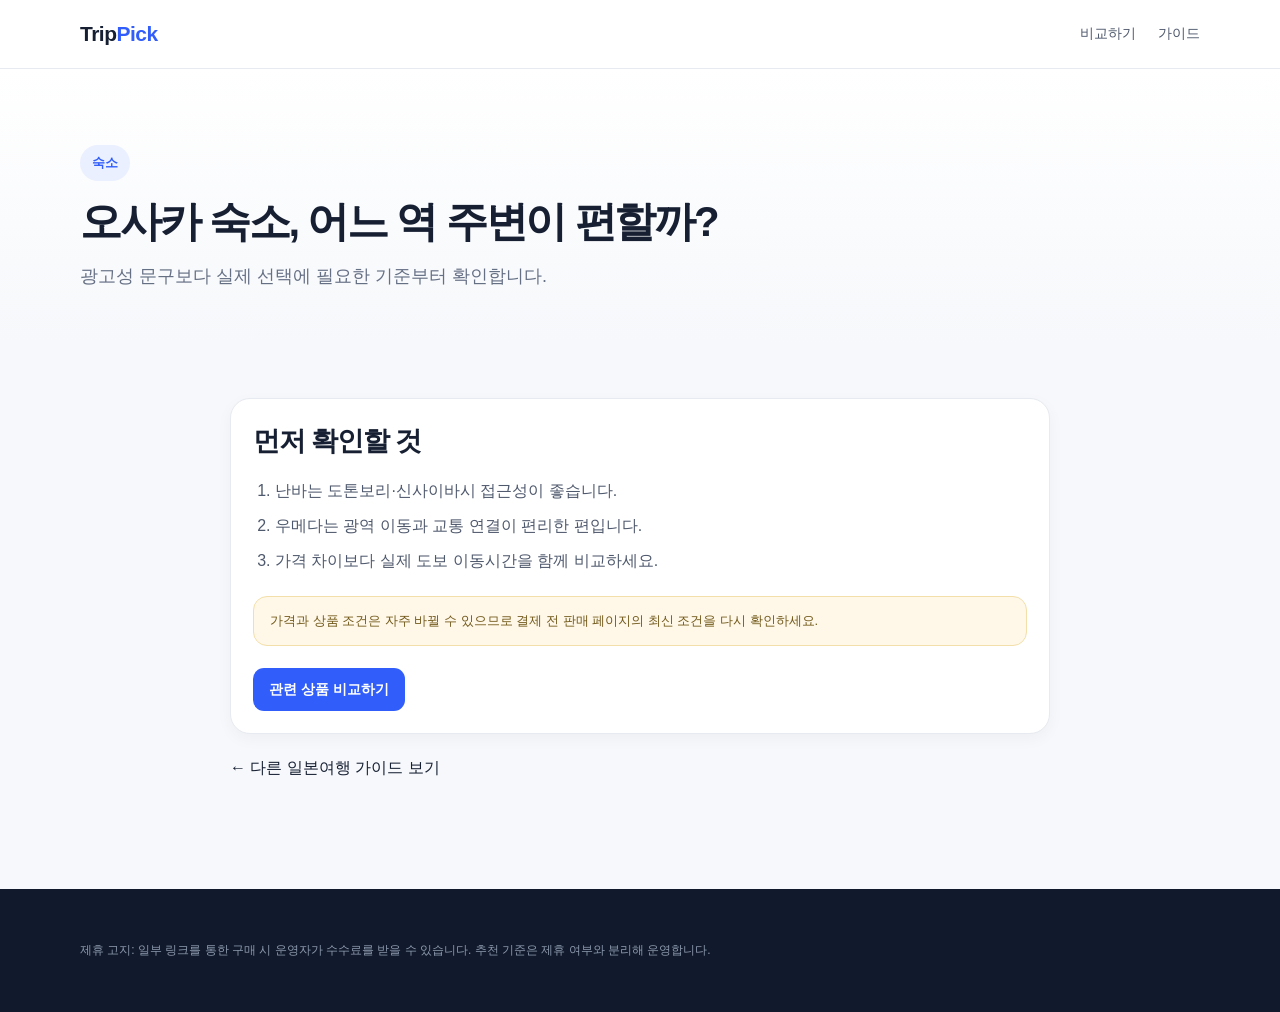
<file: guides/osaka-hotel-station.html>
<!doctype html><html lang="ko"><head>
<meta charset="utf-8"><meta name="viewport" content="width=device-width,initial-scale=1">
<title>오사카 숙소, 어느 역 주변이 편할까? | TripPick</title>
<meta name="description" content="오사카 숙소, 어느 역 주변이 편할까? 선택 기준과 체크리스트를 간단하게 정리했습니다.">
<link rel="stylesheet" href="../assets/style.css"><script src="../config.js"></script>
</head><body>
<header><div class="container nav"><a href="../index.html" class="logo">Trip<span>Pick</span></a><nav class="navlinks"><a href="../index.html#compare">비교하기</a><a href="../index.html#guide">가이드</a></nav></div></header>
<main><section class="hero" style="padding-bottom:34px"><div class="container"><span class="badge">숙소</span><h1 style="font-size:42px;max-width:850px">오사카 숙소, 어느 역 주변이 편할까?</h1><p>광고성 문구보다 실제 선택에 필요한 기준부터 확인합니다.</p></div></section>
<section class="section"><div class="container" style="max-width:820px">
<div class="card">
<h2 style="font-size:27px">먼저 확인할 것</h2>
<ol style="padding-left:22px;color:#4f596d"><li style='margin:10px 0'>난바는 도톤보리·신사이바시 접근성이 좋습니다.</li><li style='margin:10px 0'>우메다는 광역 이동과 교통 연결이 편리한 편입니다.</li><li style='margin:10px 0'>가격 차이보다 실제 도보 이동시간을 함께 비교하세요.</li></ol>
<div class="notice" style="margin-top:22px">가격과 상품 조건은 자주 바뀔 수 있으므로 결제 전 판매 페이지의 최신 조건을 다시 확인하세요.</div>
<div style="margin-top:22px"><a data-affiliate="hotel" data-placement="guide_osaka-hotel-station" class="btn" href="#">관련 상품 비교하기</a></div>
</div>
<div style="margin-top:22px"><a href="../index.html#guide">← 다른 일본여행 가이드 보기</a></div>
</div></section></main>
<footer><div class="container"><p class="disclosure">제휴 고지: 일부 링크를 통한 구매 시 운영자가 수수료를 받을 수 있습니다. 추천 기준은 제휴 여부와 분리해 운영합니다.</p></div></footer>
<script src="../assets/app.js"></script></body></html>
</file>
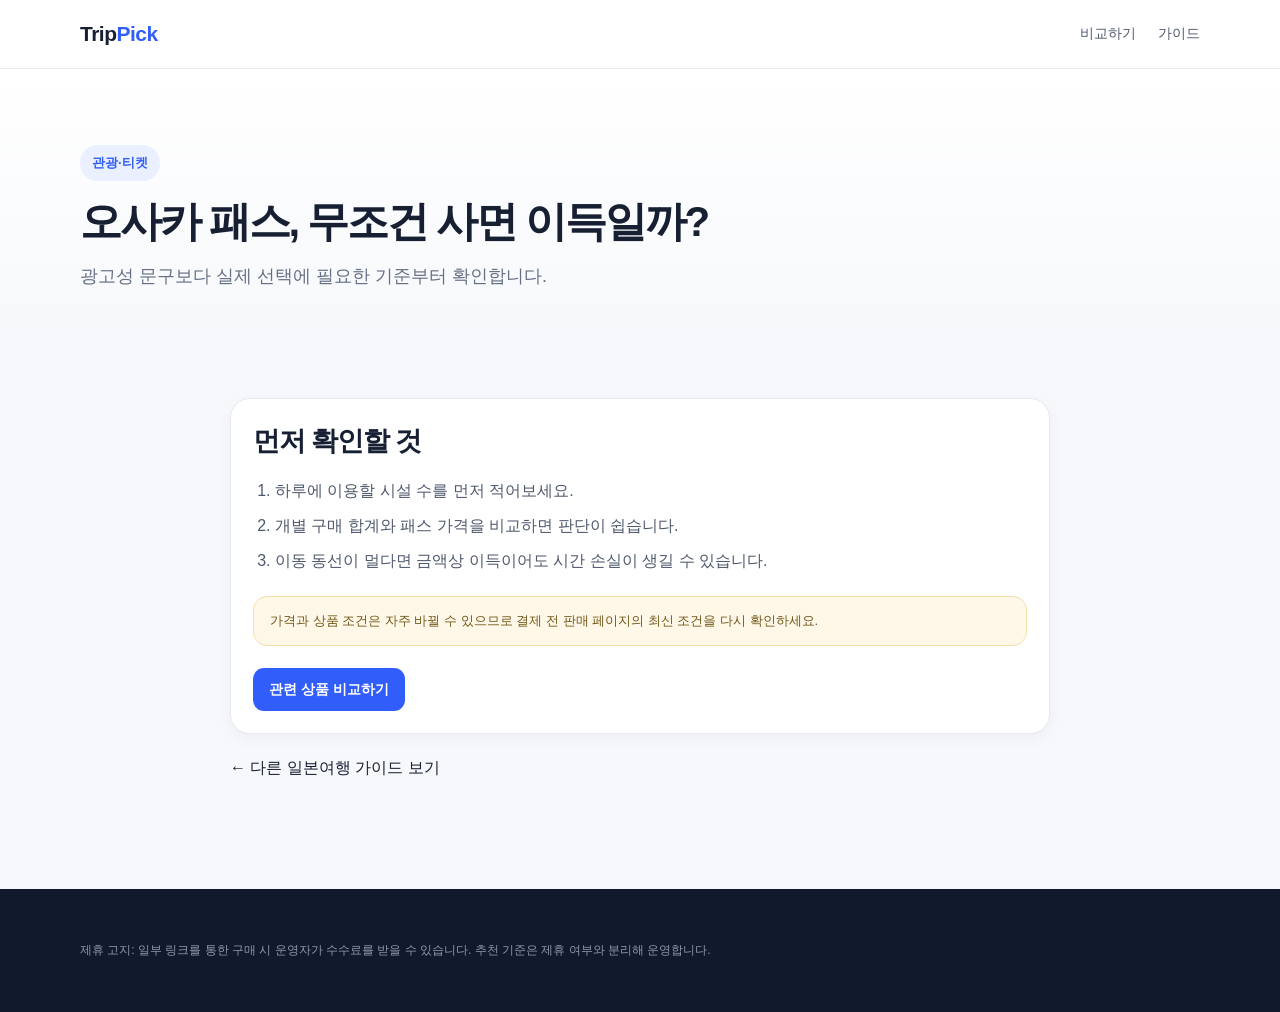
<file: guides/osaka-pass.html>
<!doctype html><html lang="ko"><head>
<meta charset="utf-8"><meta name="viewport" content="width=device-width,initial-scale=1">
<title>오사카 패스, 무조건 사면 이득일까? | TripPick</title>
<meta name="description" content="오사카 패스, 무조건 사면 이득일까? 선택 기준과 체크리스트를 간단하게 정리했습니다.">
<link rel="stylesheet" href="../assets/style.css"><script src="../config.js"></script>
</head><body>
<header><div class="container nav"><a href="../index.html" class="logo">Trip<span>Pick</span></a><nav class="navlinks"><a href="../index.html#compare">비교하기</a><a href="../index.html#guide">가이드</a></nav></div></header>
<main><section class="hero" style="padding-bottom:34px"><div class="container"><span class="badge">관광·티켓</span><h1 style="font-size:42px;max-width:850px">오사카 패스, 무조건 사면 이득일까?</h1><p>광고성 문구보다 실제 선택에 필요한 기준부터 확인합니다.</p></div></section>
<section class="section"><div class="container" style="max-width:820px">
<div class="card">
<h2 style="font-size:27px">먼저 확인할 것</h2>
<ol style="padding-left:22px;color:#4f596d"><li style='margin:10px 0'>하루에 이용할 시설 수를 먼저 적어보세요.</li><li style='margin:10px 0'>개별 구매 합계와 패스 가격을 비교하면 판단이 쉽습니다.</li><li style='margin:10px 0'>이동 동선이 멀다면 금액상 이득이어도 시간 손실이 생길 수 있습니다.</li></ol>
<div class="notice" style="margin-top:22px">가격과 상품 조건은 자주 바뀔 수 있으므로 결제 전 판매 페이지의 최신 조건을 다시 확인하세요.</div>
<div style="margin-top:22px"><a data-affiliate="activities" data-placement="guide_osaka-pass" class="btn" href="#">관련 상품 비교하기</a></div>
</div>
<div style="margin-top:22px"><a href="../index.html#guide">← 다른 일본여행 가이드 보기</a></div>
</div></section></main>
<footer><div class="container"><p class="disclosure">제휴 고지: 일부 링크를 통한 구매 시 운영자가 수수료를 받을 수 있습니다. 추천 기준은 제휴 여부와 분리해 운영합니다.</p></div></footer>
<script src="../assets/app.js"></script></body></html>
</file>
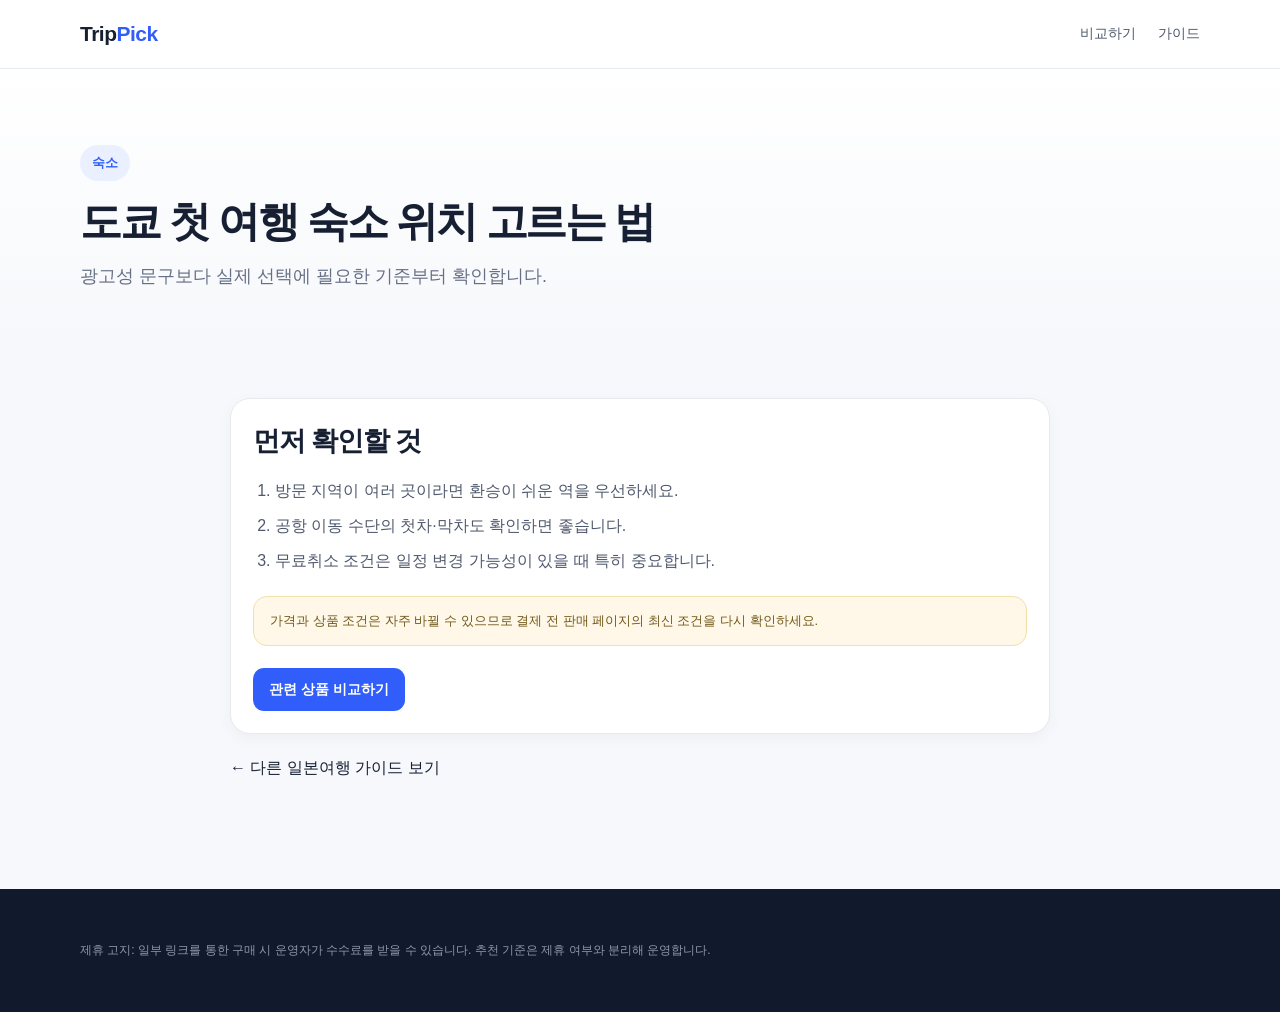
<file: guides/tokyo-hotel-area.html>
<!doctype html><html lang="ko"><head>
<meta charset="utf-8"><meta name="viewport" content="width=device-width,initial-scale=1">
<title>도쿄 첫 여행 숙소 위치 고르는 법 | TripPick</title>
<meta name="description" content="도쿄 첫 여행 숙소 위치 고르는 법 선택 기준과 체크리스트를 간단하게 정리했습니다.">
<link rel="stylesheet" href="../assets/style.css"><script src="../config.js"></script>
</head><body>
<header><div class="container nav"><a href="../index.html" class="logo">Trip<span>Pick</span></a><nav class="navlinks"><a href="../index.html#compare">비교하기</a><a href="../index.html#guide">가이드</a></nav></div></header>
<main><section class="hero" style="padding-bottom:34px"><div class="container"><span class="badge">숙소</span><h1 style="font-size:42px;max-width:850px">도쿄 첫 여행 숙소 위치 고르는 법</h1><p>광고성 문구보다 실제 선택에 필요한 기준부터 확인합니다.</p></div></section>
<section class="section"><div class="container" style="max-width:820px">
<div class="card">
<h2 style="font-size:27px">먼저 확인할 것</h2>
<ol style="padding-left:22px;color:#4f596d"><li style='margin:10px 0'>방문 지역이 여러 곳이라면 환승이 쉬운 역을 우선하세요.</li><li style='margin:10px 0'>공항 이동 수단의 첫차·막차도 확인하면 좋습니다.</li><li style='margin:10px 0'>무료취소 조건은 일정 변경 가능성이 있을 때 특히 중요합니다.</li></ol>
<div class="notice" style="margin-top:22px">가격과 상품 조건은 자주 바뀔 수 있으므로 결제 전 판매 페이지의 최신 조건을 다시 확인하세요.</div>
<div style="margin-top:22px"><a data-affiliate="hotel" data-placement="guide_tokyo-hotel-area" class="btn" href="#">관련 상품 비교하기</a></div>
</div>
<div style="margin-top:22px"><a href="../index.html#guide">← 다른 일본여행 가이드 보기</a></div>
</div></section></main>
<footer><div class="container"><p class="disclosure">제휴 고지: 일부 링크를 통한 구매 시 운영자가 수수료를 받을 수 있습니다. 추천 기준은 제휴 여부와 분리해 운영합니다.</p></div></footer>
<script src="../assets/app.js"></script></body></html>
</file>
<file: assets/style.css>
:root{
  --bg:#f6f8fb;
  --card:#ffffff;
  --text:#172033;
  --muted:#667085;
  --line:#e7eaf0;
  --primary:#315efb;
  --primary2:#274bd2;
  --accent:#eaf0ff;
  --good:#0f9f6e;
  --warn:#b7791f;
  --shadow:0 10px 30px rgba(23,32,51,.08);
}
*{box-sizing:border-box}
html{scroll-behavior:smooth}
body{margin:0;font-family:Inter,Pretendard,-apple-system,BlinkMacSystemFont,"Segoe UI",sans-serif;background:var(--bg);color:var(--text);line-height:1.55}
a{text-decoration:none;color:inherit}
.container{width:min(1120px,92%);margin:0 auto}
.topbar{background:#12203d;color:#fff;font-size:13px;text-align:center;padding:8px 12px}
header{position:sticky;top:0;z-index:20;background:rgba(255,255,255,.92);backdrop-filter:blur(12px);border-bottom:1px solid var(--line)}
.nav{height:68px;display:flex;align-items:center;justify-content:space-between}
.logo{font-weight:850;font-size:21px;letter-spacing:-.5px}
.logo span{color:var(--primary)}
.navlinks{display:flex;gap:22px;color:#4f596d;font-size:14px}
.hero{padding:76px 0 48px;background:linear-gradient(180deg,#fff 0%,#f6f8fb 100%)}
.hero-grid{display:grid;grid-template-columns:1.2fr .8fr;gap:40px;align-items:center}
.badge{display:inline-flex;padding:8px 12px;border-radius:999px;background:var(--accent);color:var(--primary);font-size:13px;font-weight:700}
h1{font-size:52px;line-height:1.08;letter-spacing:-2.2px;margin:18px 0 18px}
.hero p{font-size:18px;color:var(--muted);max-width:680px}
.hero-card{background:var(--card);border:1px solid var(--line);border-radius:24px;padding:22px;box-shadow:var(--shadow)}
.quick-grid{display:grid;grid-template-columns:1fr 1fr;gap:12px}
.quick{background:#f8faff;border:1px solid #e4e9f7;padding:18px;border-radius:16px;transition:.2s}
.quick:hover{transform:translateY(-2px);border-color:#b8c6fb}
.quick b{display:block;margin-bottom:5px}
.section{padding:56px 0}
.section h2{font-size:34px;letter-spacing:-1.2px;margin:0 0 10px}
.section-lead{color:var(--muted);margin:0 0 28px}
.cards{display:grid;grid-template-columns:repeat(3,1fr);gap:18px}
.card{background:var(--card);border:1px solid var(--line);border-radius:20px;padding:22px;box-shadow:0 5px 16px rgba(23,32,51,.04)}
.card .eyebrow{font-size:12px;font-weight:800;color:var(--primary);text-transform:uppercase}
.card h3{margin:7px 0 7px;font-size:21px}
.card p{color:var(--muted);font-size:14px;min-height:44px}
.price-row{display:flex;justify-content:space-between;align-items:center;border-top:1px solid var(--line);padding-top:16px;margin-top:16px}
.btn{display:inline-flex;align-items:center;justify-content:center;background:var(--primary);color:#fff;padding:11px 16px;border-radius:11px;font-weight:750;font-size:14px;border:0;cursor:pointer}
.btn:hover{background:var(--primary2)}
.btn.secondary{background:#fff;color:var(--text);border:1px solid var(--line)}
.notice{background:#fff8e8;border:1px solid #f3dfaa;border-radius:14px;padding:14px 16px;color:#72591b;font-size:13px}
.steps{display:grid;grid-template-columns:repeat(4,1fr);gap:15px}
.step{background:#fff;border:1px solid var(--line);border-radius:18px;padding:20px}
.step .num{display:flex;align-items:center;justify-content:center;width:34px;height:34px;border-radius:10px;background:var(--accent);color:var(--primary);font-weight:850}
.step h4{margin:12px 0 6px}
.step p{font-size:13px;color:var(--muted)}
.table-wrap{overflow:auto;background:#fff;border:1px solid var(--line);border-radius:18px}
table{width:100%;border-collapse:collapse;min-width:720px}
th,td{text-align:left;padding:16px;border-bottom:1px solid var(--line);font-size:14px}
th{background:#fafbfc;color:#465065}
.pill{display:inline-block;padding:5px 9px;border-radius:999px;background:#eef7f3;color:var(--good);font-size:12px;font-weight:750}
.content-grid{display:grid;grid-template-columns:repeat(2,1fr);gap:16px}
.article{background:#fff;border:1px solid var(--line);border-radius:16px;padding:20px}
.article small{color:var(--primary);font-weight:700}
.article h3{margin:7px 0 8px;font-size:18px}
.article p{font-size:13px;color:var(--muted)}
footer{margin-top:52px;background:#111a2c;color:#cbd3e1;padding:40px 0}
.footer-grid{display:flex;justify-content:space-between;gap:30px}
.disclosure{font-size:12px;color:#8c98ad;max-width:680px}
@media(max-width:850px){
 .hero-grid,.cards,.steps,.content-grid{grid-template-columns:1fr}
 h1{font-size:39px}
 .navlinks{display:none}
 .hero{padding-top:46px}
}
</file>
